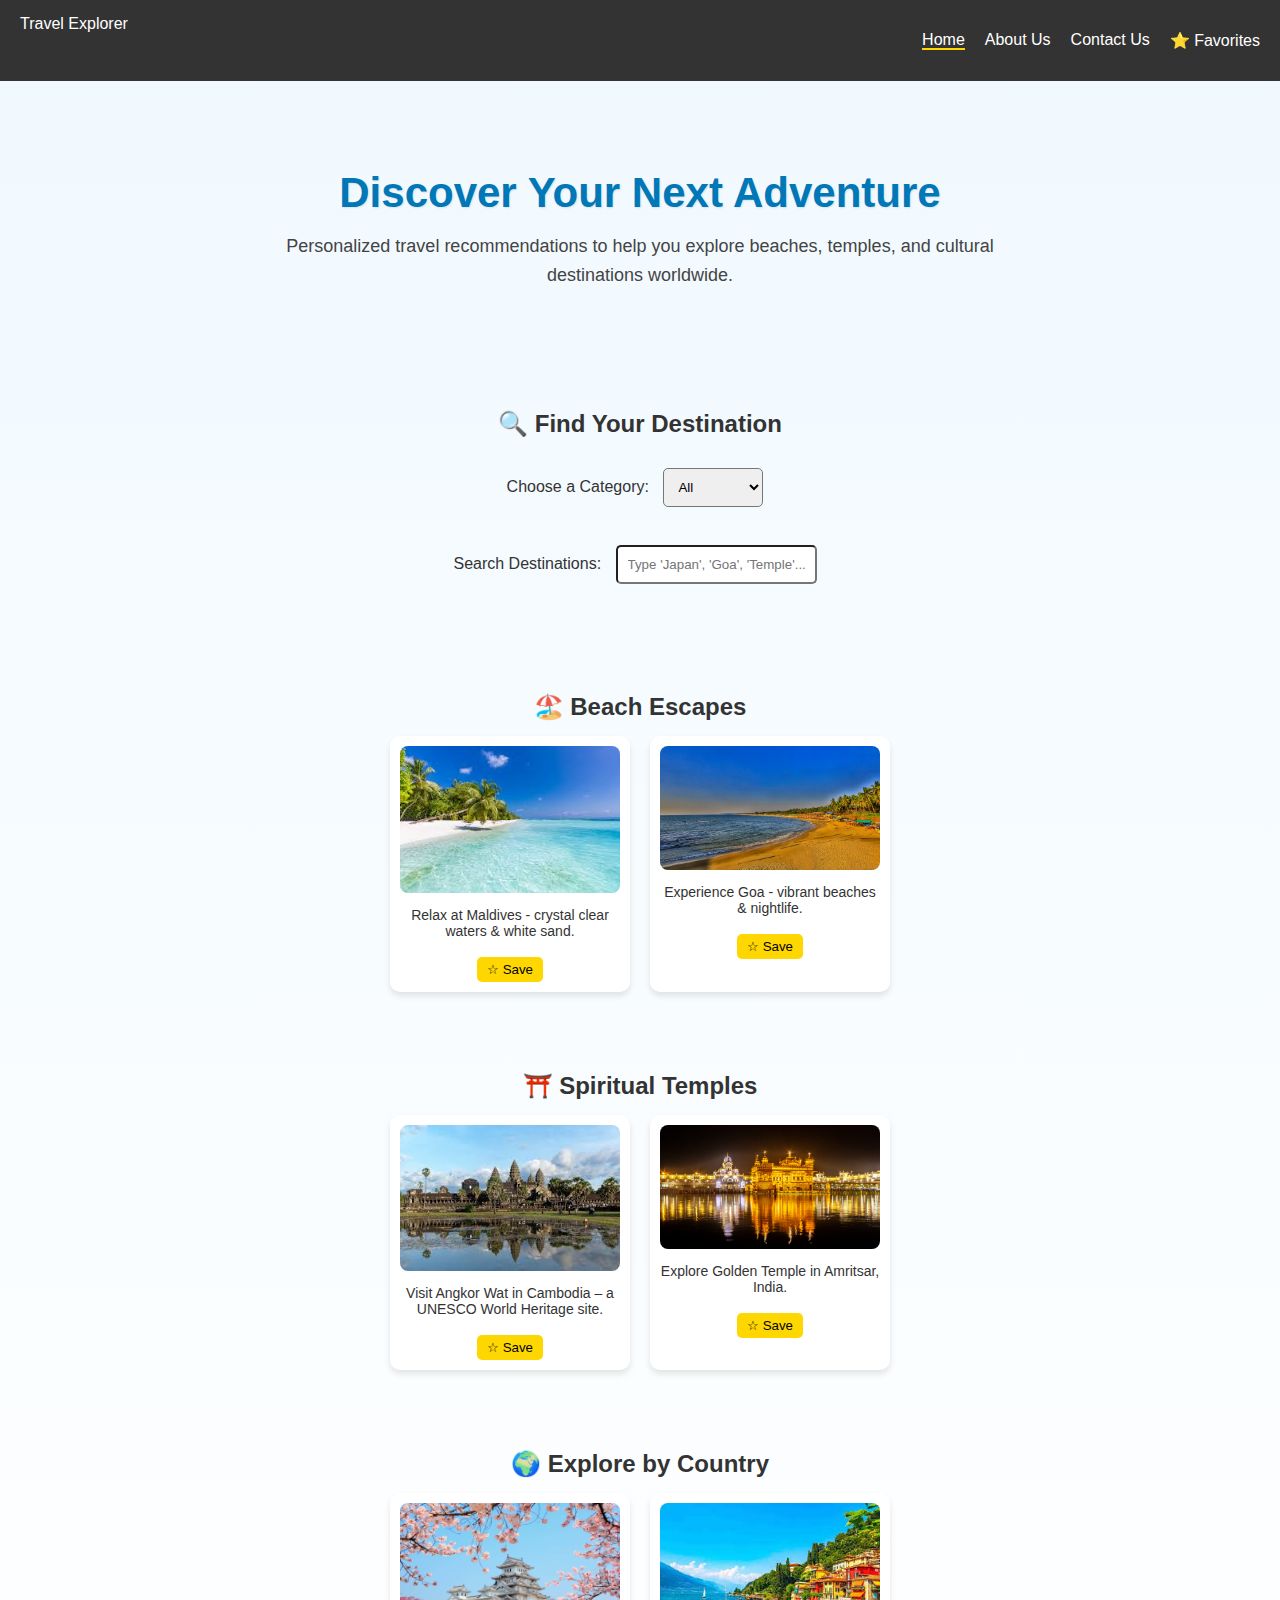
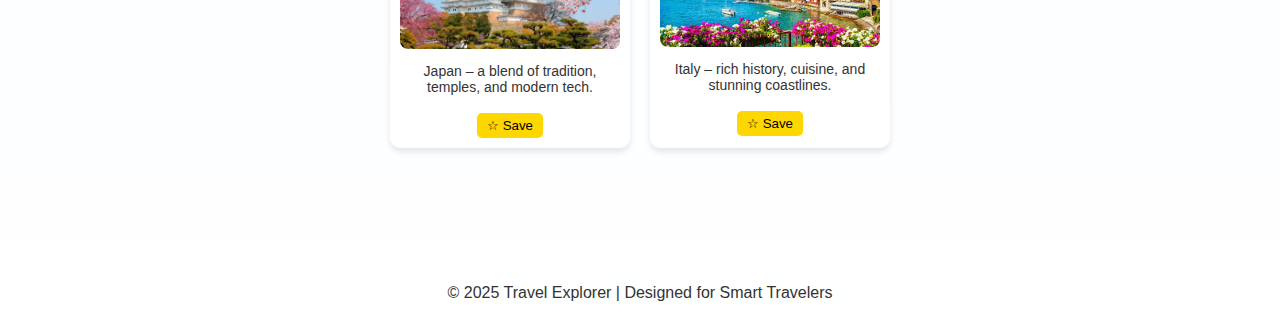
<file: index.html>
<!DOCTYPE html>
<html lang="en">
<head>
  <meta charset="UTF-8">
  <meta name="viewport" content="width=device-width, initial-scale=1.0">
  <title>Travel Explorer - Home</title>
  <link rel="stylesheet" href="style.css">
</head>
<body>
  <!-- Navigation -->
  <nav>
    <div class="logo">Travel Explorer</div>
    <ul>
      <li><a href="index.html" class="active">Home</a></li>
      <li><a href="about.html">About Us</a></li>
      <li><a href="contact.html">Contact Us</a></li>
      <li><a href="favorites.html">⭐ Favorites</a></li>
    </ul>
  </nav>

  <!-- Intro Section -->
  <header class="intro">
    <h1>Discover Your Next Adventure</h1>
    <p>Personalized travel recommendations to help you explore beaches, temples, and cultural destinations worldwide.</p>
  </header>

  <!-- Filter + Search -->
  <section class="filter">
    <h2>🔍 Find Your Destination</h2>
    <label for="category">Choose a Category:</label>
    <select id="category">
      <option value="all">All</option>
      <option value="beach">Beaches</option>
      <option value="temple">Temples</option>
      <option value="country">Countries</option>
    </select>

    <br><br>
    <label for="search">Search Destinations:</label>
    <input type="text" id="search" placeholder="Type 'Japan', 'Goa', 'Temple'...">
  </section>

  <!-- Recommendations -->
  <section id="recommendations"></section>

  <footer>
    <p>&copy; 2025 Travel Explorer | Designed for Smart Travelers</p>
  </footer>

  <script src="script.js"></script>
</body>
</html>
</file>
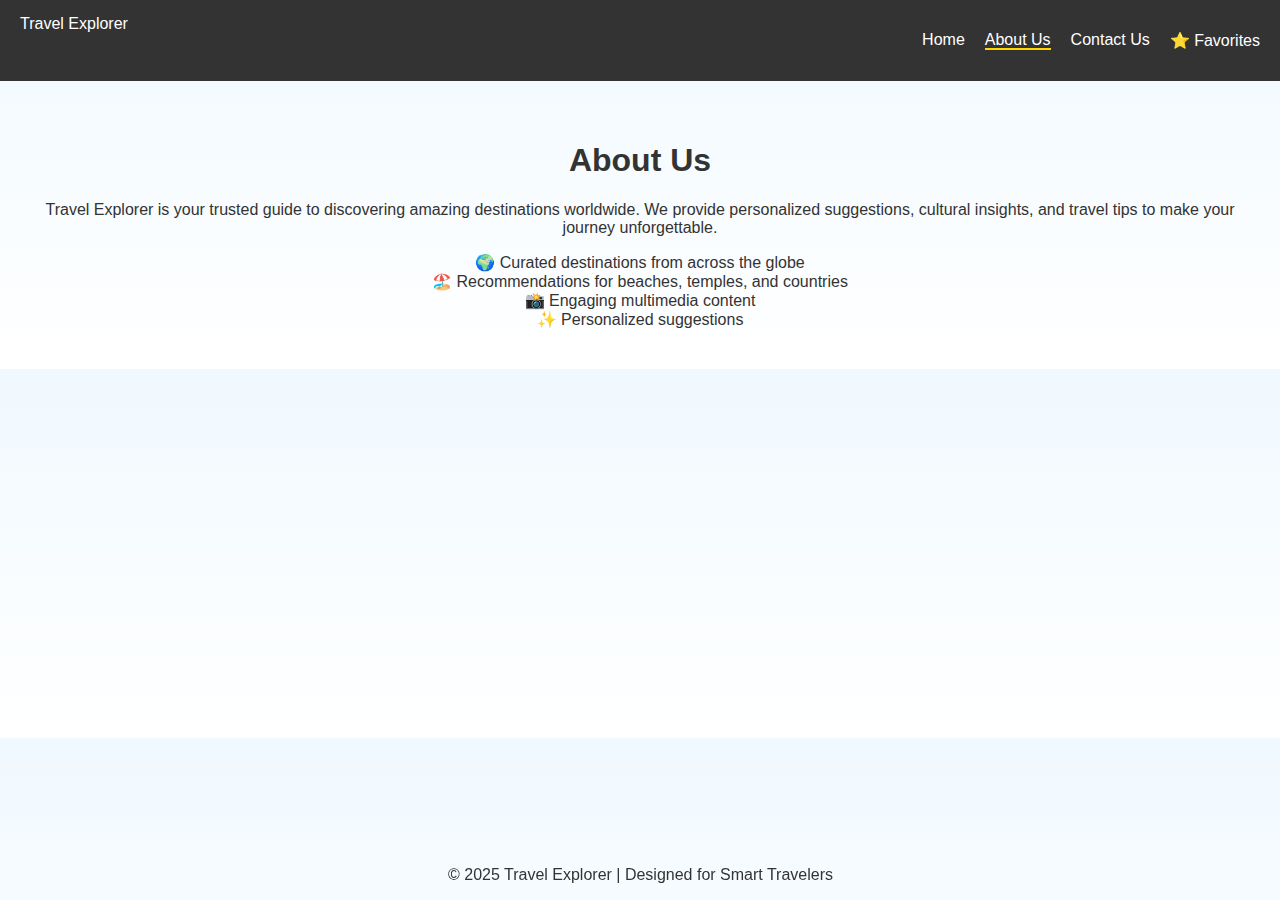
<file: about.html>
<!DOCTYPE html>
<html lang="en">
<head>
  <meta charset="UTF-8">
  <meta name="viewport" content="width=device-width, initial-scale=1.0">
  <title>About Us - Travel Explorer</title>
  <link rel="stylesheet" href="style.css">
</head>
<body>
  <!-- Navigation -->
  <nav>
    <div class="logo">Travel Explorer</div>
    <ul>
      <li><a href="index.html">Home</a></li>
      <li><a href="about.html" class="active">About Us</a></li>
      <li><a href="contact.html">Contact Us</a></li>
      <li><a href="favorites.html">⭐ Favorites</a></li>
    </ul>
  </nav>

  <section class="about">
    <h1>About Us</h1>
    <p>Travel Explorer is your trusted guide to discovering amazing destinations worldwide. We provide personalized suggestions, cultural insights, and travel tips to make your journey unforgettable.</p>
    🌍 Curated destinations from across the globe<br>
    🏖️ Recommendations for beaches, temples, and countries<br>
    📸 Engaging multimedia content<br>
    ✨ Personalized suggestions<br>
  </section>

  <footer class = "footer">
    <p>&copy; 2025 Travel Explorer | Designed for Smart Travelers</p>
  </footer>
</body>
</html>
</file>
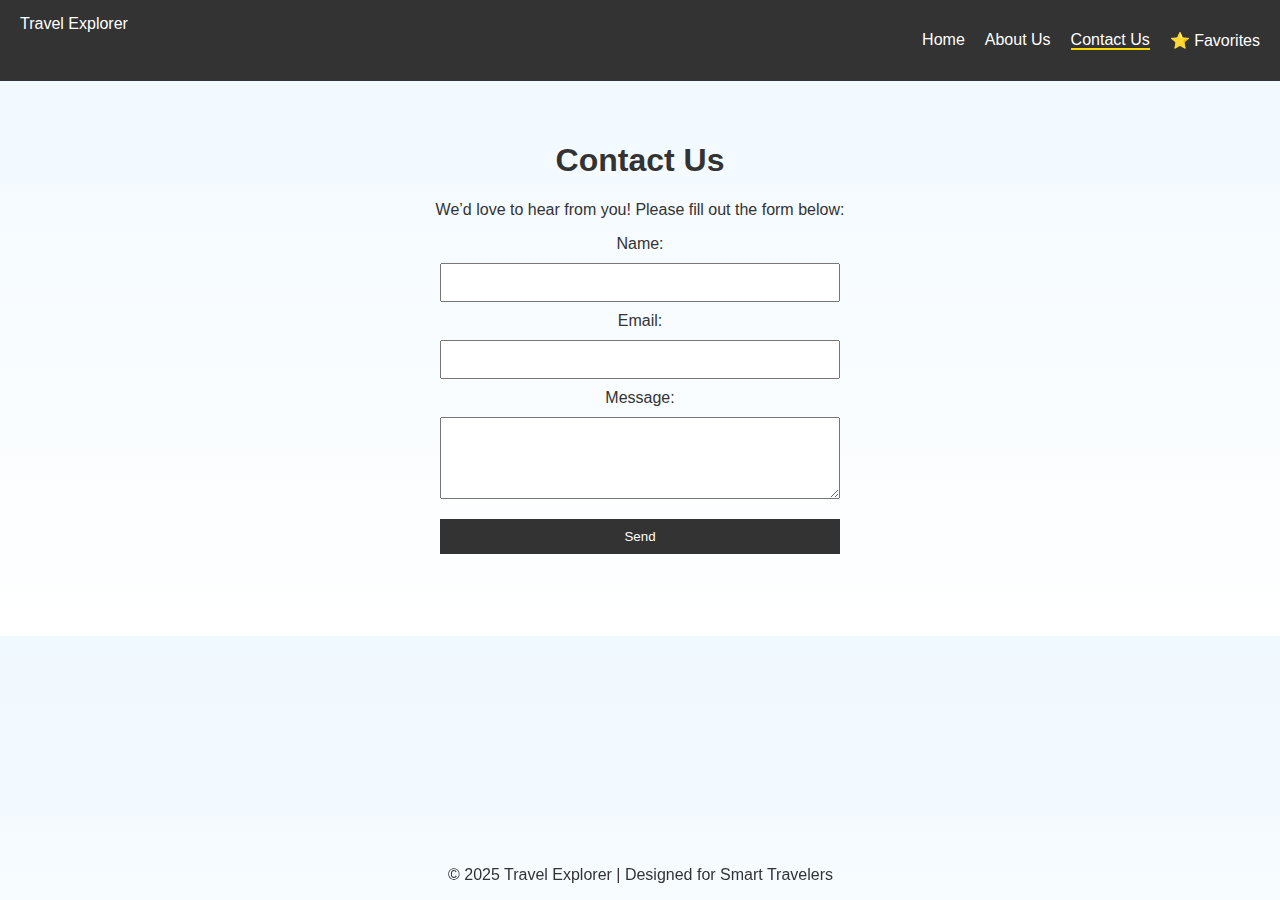
<file: contact.html>
<!DOCTYPE html>
<html lang="en">
<head>
  <meta charset="UTF-8">
  <meta name="viewport" content="width=device-width, initial-scale=1.0">
  <title>Contact Us - Travel Explorer</title>
  <link rel="stylesheet" href="style.css">
</head>
<body>
  <!-- Navigation -->
  <nav>
    <div class="logo">Travel Explorer</div>
    <ul>
      <li><a href="index.html">Home</a></li>
      <li><a href="about.html">About Us</a></li>
      <li><a href="contact.html" class="active">Contact Us</a></li>
      <li><a href="favorites.html">⭐ Favorites</a></li>
    </ul>
  </nav>

  <section class="contact">
    <h1>Contact Us</h1>
    <p>We’d love to hear from you! Please fill out the form below:</p>

    <form id="contactForm">
      <label for="name">Name:</label>
      <input type="text" id="name" required>

      <label for="email">Email:</label>
      <input type="email" id="email" required>

      <label for="message">Message:</label>
      <textarea id="message" rows="4" required></textarea>

      <button type="submit">Send</button>
      <p id="formMsg"></p>
    </form>
  </section>

  <footer class="footer">
    <p>&copy; 2025 Travel Explorer | Designed for Smart Travelers</p>
  </footer>

  <script src="script.js"></script>
</body>
</html>
</file>
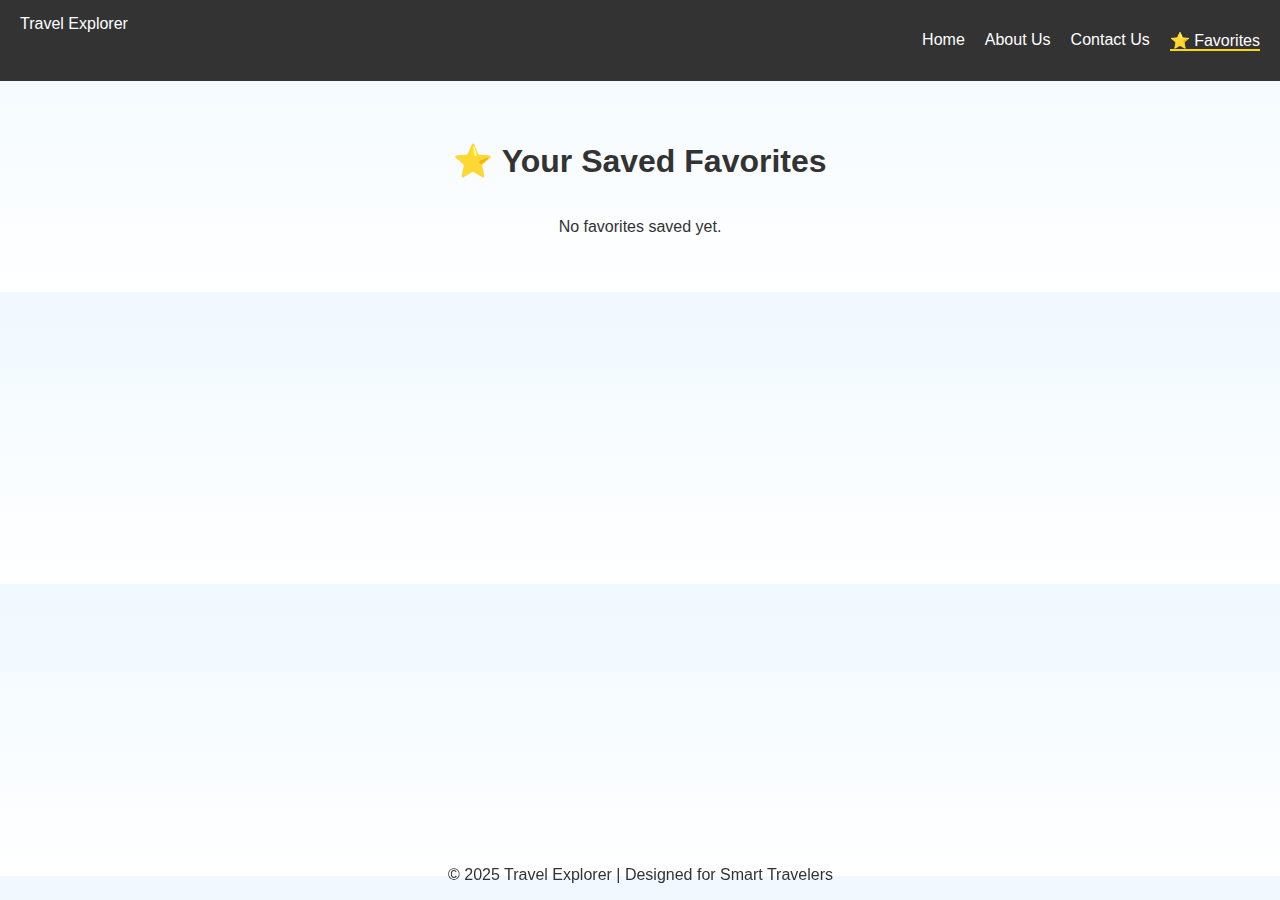
<file: favorites.html>
<!DOCTYPE html>
<html lang="en">
<head>
  <meta charset="UTF-8">
  <meta name="viewport" content="width=device-width, initial-scale=1.0">
  <title>Travel Explorer - Favorites</title>
  <link rel="stylesheet" href="style.css">
</head>
<body>
  <!-- Navigation -->
  <nav>
    <div class="logo">Travel Explorer</div>
    <ul>
      <li><a href="index.html">Home</a></li>
      <li><a href="about.html">About Us</a></li>
      <li><a href="contact.html">Contact Us</a></li>
      <li><a href="favorites.html" class="active">⭐ Favorites</a></li>
    </ul>
  </nav>

  <!-- Favorites Section -->
  <section class="favorites" id="favoritesList">
    <h1>⭐ Your Saved Favorites</h1>
    <div class="gallery"></div>
  </section>

  <footer class="footer">
    <p>&copy; 2025 Travel Explorer | Designed for Smart Travelers</p>
  </footer>

  <script src="script.js"></script>
</body>
</html>
</file>
<file: style.css>
/* General */
body {
  font-family: Arial, sans-serif;
  margin: 0;
  padding: 0;
  text-align: center;
  background: linear-gradient(to bottom, #f0f9ff, #ffffff); /* light blue to white */
  color: #333;
}

.footer {
    position: fixed;
    bottom: 0;
    left: 35%;
}

p {
    text-align: center;
}

/* Navbar */
nav {
  background: #333;
  color: #fff;
  display: flex;
  justify-content: space-between;
  padding: 15px 20px;
}
nav ul {
  list-style: none;
  display: flex;
  gap: 20px;
}
nav ul li a {
  color: white;
  text-decoration: none;
}
nav ul li a.active {
  border-bottom: 2px solid gold;
}

/* Intro */
.intro {
  text-align: center;
  padding: 60px 20px;
  background: none; /* remove dark background if applied */
  color: #003366;   /* deep navy blue for readability */
}

.intro h1 {
  font-size: 42px;
  font-weight: bold;
  margin-bottom: 15px;
  color: #0077b6;   /* ocean blue heading */
  text-shadow: 1px 1px 2px rgba(0,0,0,0.1); /* subtle depth */
}

.intro p {
  font-size: 18px;
  max-width: 800px;
  margin: 0 auto;
  line-height: 1.6;
  color: #444;  /* softer gray for body text */
}


/* Sections */
section {
  padding: 40px;
}
.filter {
  text-align: center;
}
.filter select,
.filter input {
  padding: 10px;
  margin: 10px;
  border-radius: 5px;
}

/* Recommendations */
.gallery {
  display: flex;
  gap: 20px;
  flex-wrap: wrap;
  justify-content: center;   /* ✅ This centers the cards */
}

.card {
  background: white;
  border-radius: 10px;
  padding: 10px;
  width: 220px;
  box-shadow: 0 4px 6px rgba(0,0,0,0.1);
  cursor: pointer;
  text-align: center;   /* ✅ Center text under images */
}

.card img {
  width: 100%;
  border-radius: 8px;
}
.card p {
  font-size: 14px;
  margin: 10px 0;
}

/* Favorites */
.fav-btn {
  margin-top: 8px;
  padding: 5px 10px;
  background: gold;
  border: none;
  border-radius: 5px;
  cursor: pointer;
}
.fav-btn:hover {
  background: orange;
}

/* Contact Form */
form {
  display: flex;
  flex-direction: column;
  max-width: 400px;
  margin: auto;
}
form input, form textarea, form button {
  margin: 10px 0;
  padding: 10px;
}
form button {
  background: #333;
  color: white;
  border: none;
  cursor: pointer;
}
form button:hover {
  background: #555;
}

/* Destination Details */
.detail-img {
  max-width: 600px;
  width: 100%;
  border-radius: 10px;
}
.back-btn {
  display: inline-block;
  margin-top: 20px;
  padding: 10px;
  background: #333;
  color: white;
  text-decoration: none;
  border-radius: 5px;
}

.recommendation h2 {
  text-align: center;   /* ✅ Centers the section headings */
  margin-bottom: 15px;
}

.recommendation {
  margin-bottom: 40px;  /* default gap */
}

/* For tablets */
@media (min-width: 600px) {
  .recommendation {
    margin-bottom: 60px;
  }
}

/* For desktops */
@media (min-width: 1024px) {
  .recommendation {
    margin-bottom: 80px;
  }
}
</file>
